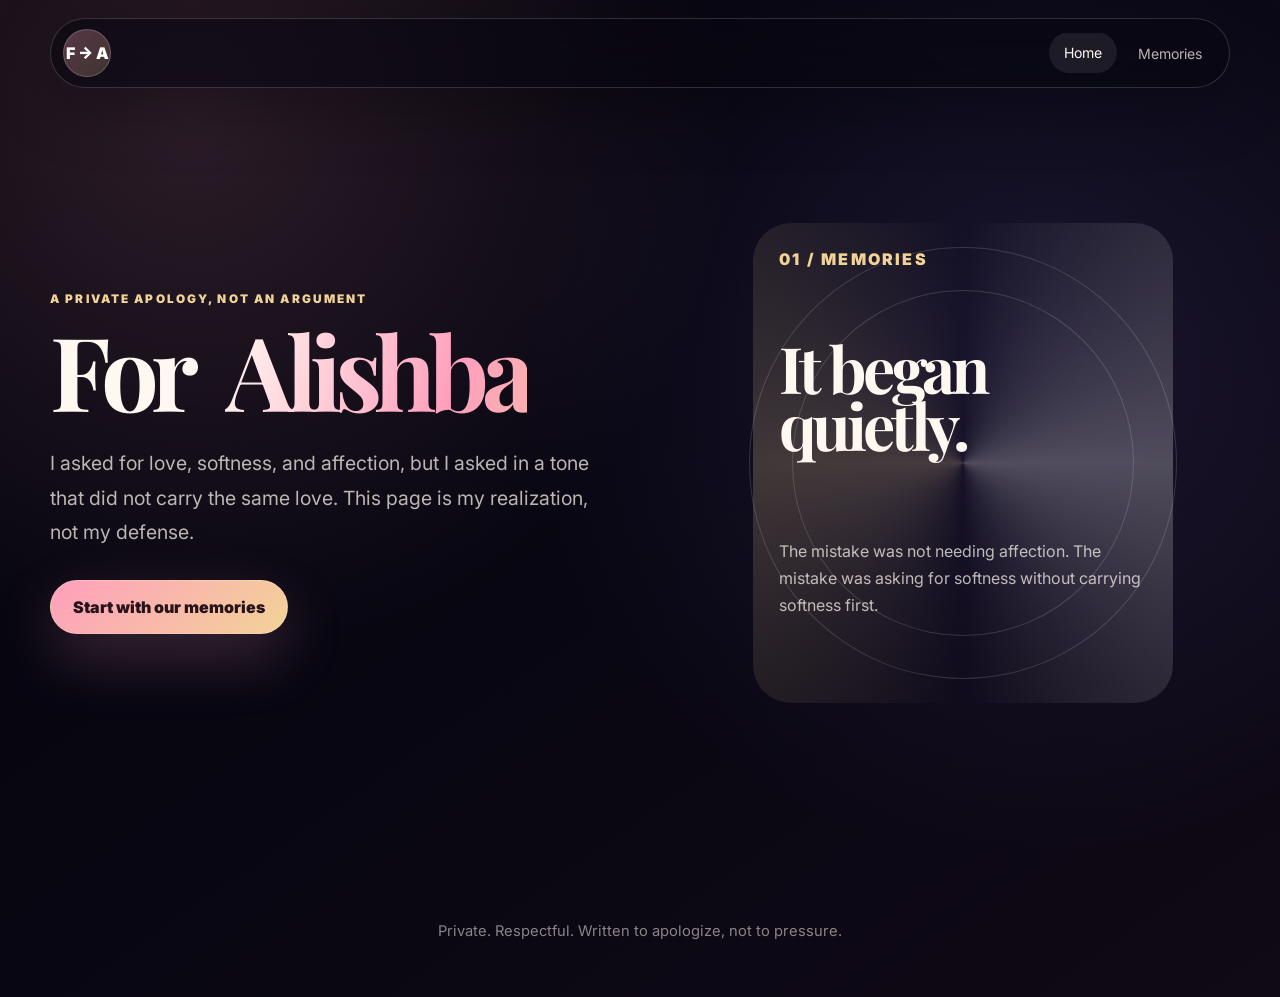
<file: index.html>
<!DOCTYPE html>
<html lang="en">
<head>
  <meta charset="UTF-8" />
  <meta name="viewport" content="width=device-width, initial-scale=1.0" />
  <meta name="theme-color" content="#070611" />
  <title>For Alishba : Heartfelt Apology</title>
  <link rel="stylesheet" href="css/base.css" />
  <link rel="stylesheet" href="css/background.css" />
  <link rel="stylesheet" href="css/layout.css" />
  <link rel="stylesheet" href="css/components.css" />
  <link rel="stylesheet" href="css/animations.css" />
  <link rel="stylesheet" href="css/responsive.css" />
</head>
<body>
  <canvas id="motionCanvas" aria-hidden="true"></canvas>
  <div class="ambient" aria-hidden="true">
    <span class="orb orb-one"></span>
    <span class="orb orb-two"></span>
    <span class="orb orb-three"></span>
    <span class="aurora aurora-one"></span>
    <span class="aurora aurora-two"></span>
    <span class="noise"></span>
    <span class="moving-grid"></span>
  </div>
  <div class="cursor-glow" id="cursorGlow" aria-hidden="true"></div>
  <div class="preloader" id="preloader">
    <div class="preloader-ring"></div>
    <p>Loading something softer</p>
  </div>


<header class="site-header">
  <a class="logo magnetic" href="index.html">F → A</a>
  <nav class="site-nav" aria-label="Main navigation">
  <a href="index.html">Home</a>
  <a href="memories.html">Memories</a>
</nav>
</header>


<main>
  <section class="page hero-page">
    <div class="hero-grid">
      <div class="hero-copy-block reveal">
        <p class="eyebrow">A private apology, not an argument</p>

        <h1 class="hero-title fixed-title" aria-label="For Alishba">
          <span>For</span>
          <span class="gradient-word">Alishba</span>
        </h1>

        <p class="hero-copy">
          I asked for love, softness, and affection, but I asked in a tone that did not carry the same love.
          This page is my realization, not my defense.
        </p>

        <div class="hero-actions">
        <a class="btn btn-primary magnetic" href="memories.html">Start with our memories</a>
      </div>
      </div>

      <div class="hero-visual reveal">
        <div class="orbit orbit-one"></div>
        <div class="orbit orbit-two"></div>

        <article class="glass-card tilt-card">
          <span class="card-number">01 / MEMORIES</span>
          <h2>It began quietly.</h2>
          <p>
            The mistake was not needing affection. The mistake was asking for softness without carrying softness first.
          </p>
        </article>
      </div>
    </div>
  </section>
</main>


<footer class="site-footer">
  <p>Private. Respectful. Written to apologize, not to pressure.</p>
</footer>


  <script src="js/background.js"></script>
  <script src="js/animations.js"></script>
  <script src="js/interactions.js"></script>
  <script src="js/main.js"></script>
</body>
</html>
</file>
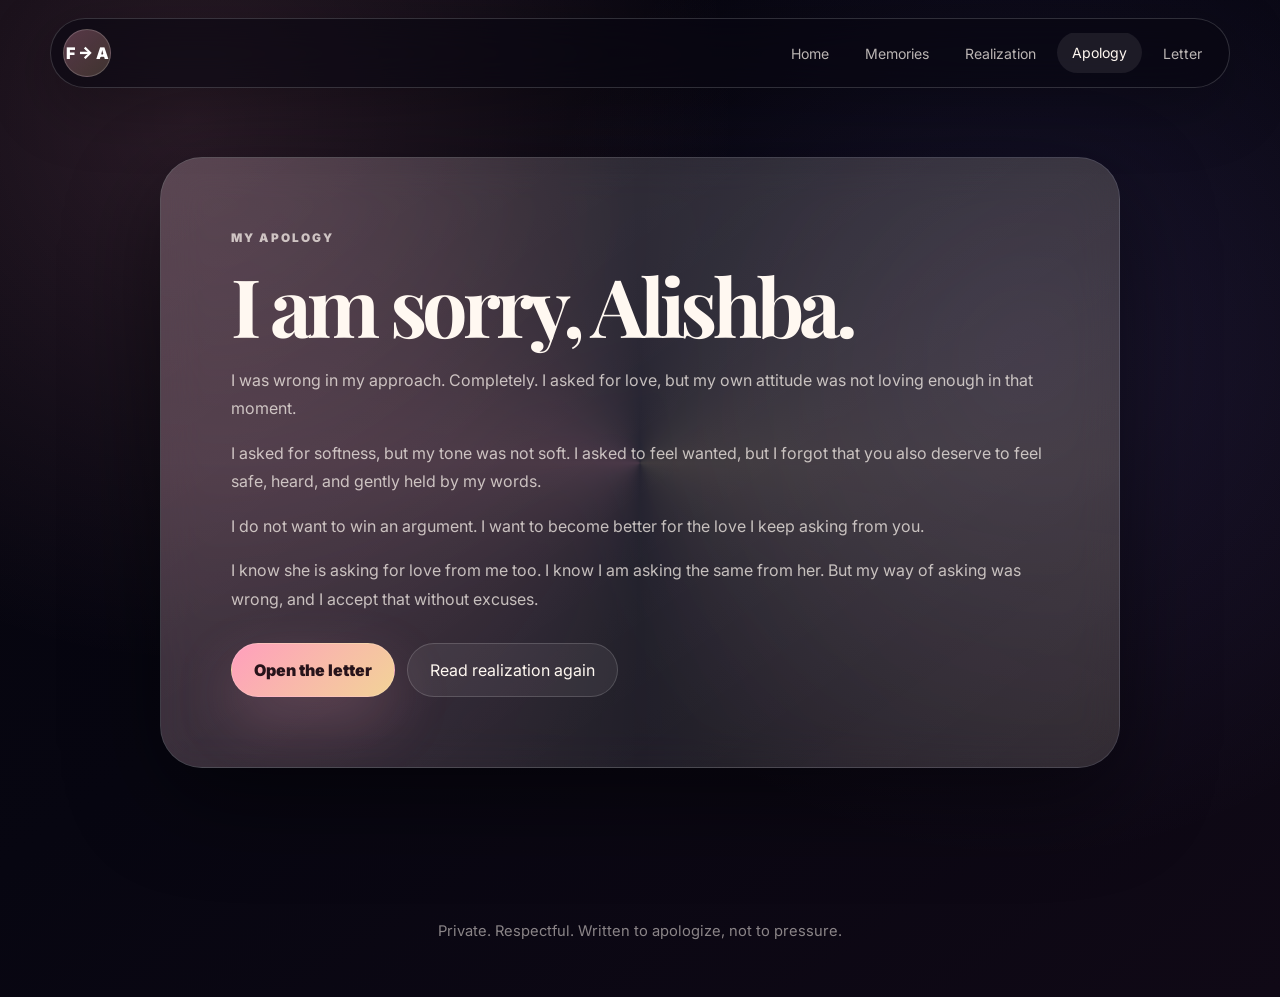
<file: apology.html>
<!DOCTYPE html>
<html lang="en">
<head>
  <meta charset="UTF-8" />
  <meta name="viewport" content="width=device-width, initial-scale=1.0" />
  <meta name="theme-color" content="#070611" />
  <title>For Alishba : Apology</title>
  <link rel="stylesheet" href="css/base.css" />
  <link rel="stylesheet" href="css/background.css" />
  <link rel="stylesheet" href="css/layout.css" />
  <link rel="stylesheet" href="css/components.css" />
  <link rel="stylesheet" href="css/animations.css" />
  <link rel="stylesheet" href="css/responsive.css" />
</head>
<body>
  <canvas id="motionCanvas" aria-hidden="true"></canvas>
  <div class="ambient" aria-hidden="true">
    <span class="orb orb-one"></span>
    <span class="orb orb-two"></span>
    <span class="orb orb-three"></span>
    <span class="aurora aurora-one"></span>
    <span class="aurora aurora-two"></span>
    <span class="noise"></span>
    <span class="moving-grid"></span>
  </div>
  <div class="cursor-glow" id="cursorGlow" aria-hidden="true"></div>
  <div class="preloader" id="preloader">
    <div class="preloader-ring"></div>
    <p>Loading something softer</p>
  </div>


<header class="site-header">
  <a class="logo magnetic" href="index.html">F → A</a>
  <nav class="site-nav" aria-label="Main navigation">
    <a href="index.html">Home</a>
    <a href="memories.html">Memories</a>
    <a href="realization.html">Realization</a>
    <a href="apology.html">Apology</a>
    <a href="letter.html">Letter</a>
  </nav>
</header>


<main>
  <section class="page center-page">
    <article class="apology-card glass reveal">
      <p class="eyebrow">My apology</p>
      <h1 class="page-title">I am sorry, Alishba.</h1>

      <p>
        I was wrong in my approach. Completely. I asked for love, but my own attitude
        was not loving enough in that moment.
      </p>

      <p>
        I asked for softness, but my tone was not soft. I asked to feel wanted,
        but I forgot that you also deserve to feel safe, heard, and gently held by my words.
      </p>

      <p>
        I do not want to win an argument. I want to become better for the love I keep asking from you.
      </p>

      <p>
        I know she is asking for love from me too. I know I am asking the same from her.
        But my way of asking was wrong, and I accept that without excuses.
      </p>

      <div class="next-actions">
        <a class="btn btn-primary magnetic" href="letter.html">Open the letter</a>
        <a class="btn btn-ghost magnetic" href="realization.html">Read realization again</a>
      </div>
    </article>
  </section>
</main>


<footer class="site-footer">
  <p>Private. Respectful. Written to apologize, not to pressure.</p>
</footer>


  <script src="js/background.js"></script>
  <script src="js/animations.js"></script>
  <script src="js/interactions.js"></script>
  <script src="js/main.js"></script>
</body>
</html>
</file>
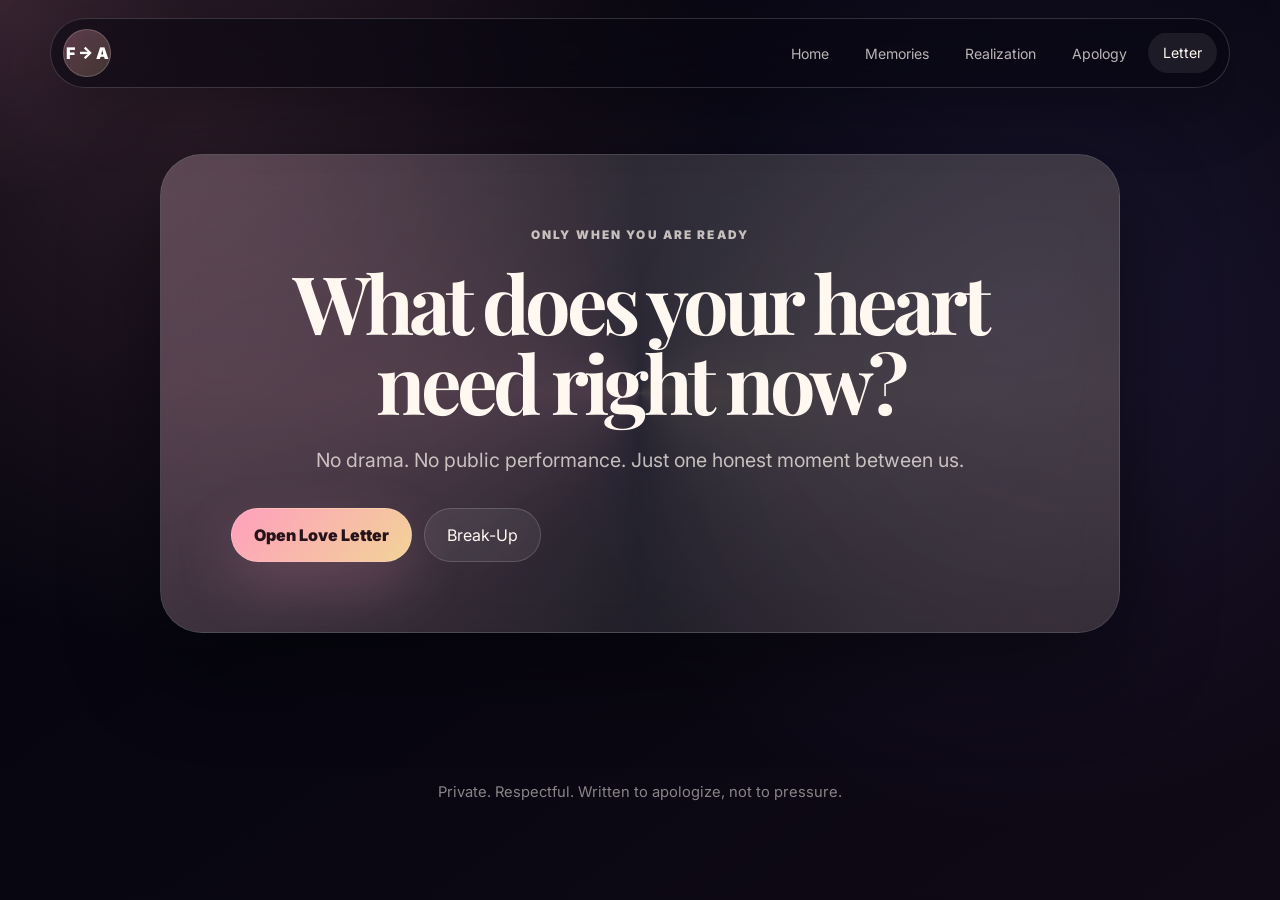
<file: letter.html>
<!DOCTYPE html>
<html lang="en">
<head>
  <meta charset="UTF-8" />
  <meta name="viewport" content="width=device-width, initial-scale=1.0" />
  <meta name="theme-color" content="#070611" />
  <title>For Alishba : Letter</title>
  <link rel="stylesheet" href="css/base.css" />
  <link rel="stylesheet" href="css/background.css" />
  <link rel="stylesheet" href="css/layout.css" />
  <link rel="stylesheet" href="css/components.css" />
  <link rel="stylesheet" href="css/animations.css" />
  <link rel="stylesheet" href="css/responsive.css" />
</head>
<body>
  <canvas id="motionCanvas" aria-hidden="true"></canvas>
  <div class="ambient" aria-hidden="true">
    <span class="orb orb-one"></span>
    <span class="orb orb-two"></span>
    <span class="orb orb-three"></span>
    <span class="aurora aurora-one"></span>
    <span class="aurora aurora-two"></span>
    <span class="noise"></span>
    <span class="moving-grid"></span>
  </div>
  <div class="cursor-glow" id="cursorGlow" aria-hidden="true"></div>
  <div class="preloader" id="preloader">
    <div class="preloader-ring"></div>
    <p>Loading something softer</p>
  </div>


<header class="site-header">
  <a class="logo magnetic" href="index.html">F → A</a>
  <nav class="site-nav" aria-label="Main navigation">
    <a href="index.html">Home</a>
    <a href="memories.html">Memories</a>
    <a href="realization.html">Realization</a>
    <a href="apology.html">Apology</a>
    <a href="letter.html">Letter</a>
  </nav>
</header>


<main>
  <section class="page inner-page">
    <div class="choice-card glass reveal">
      <p class="eyebrow">Only when you are ready</p>
      <h1 class="page-title">What does your heart need right now?</h1>
      <p class="page-copy">
        No drama. No public performance. Just one honest moment between us.
      </p>

      <div class="choice-actions">
        <button class="btn btn-primary magnetic" id="stayButton">Open Love Letter</button>
        <button class="btn btn-ghost magnetic" id="spaceButton">Break-Up</button>
      </div>

      <div class="choice-response" id="spaceResponse">
        Invalid Option! you can never choose this option in your 
        entire life, you have to stay with me forever any how.
      </div>
    </div>

    <div class="letter-stage" id="letterStage">
      <div class="envelope-wrap" id="envelopeWrap">
        <button class="envelope" id="envelopeButton" aria-label="Open the ribbon letter">
          <span class="envelope-base"></span>
          <span class="envelope-flap"></span>
          <span class="ribbon-lock"></span>
        </button>
        <p>Open the ribbon</p>
      </div>

      <article class="paper-letter" id="paperLetter">
        <div class="paper-cap top"></div>
        <div class="paper-body">
          <h2>My Alishba</h2>

          <p>
            You have a softness that stays in my heart even when the day becomes heavy.
            From the first quiet memory of a corridor to the conversations that became part of my routine,
            you became more than a feeling. You became a prayer I carry with care.
          </p>

          <p>
            I admire your innocence, your moods, your shyness, your little reactions,
            and even the stubbornness that somehow still feels precious when it belongs to you.
            You turn simple things into memories, a word, a reply, a small joke, a quiet moment,
            a photograph, a prayer.
          </p>

          <p>
            I am not asking you to forget what hurt you. I am asking for the chance to become gentler,
            wiser, and more deserving of the love I ask from you. If I ask for affection,
            I must give affection first. If I ask for softness, I must speak with softness first.
          </p>

          <p>
            You are precious to me in a way I should protect with patience, not damage with anger.
            I choose you with respect, with care, and with the sincere dua that Allah keeps our hearts
            clean, loyal, and close.
          </p>

          <p class="paper-signature">- Your Faisal</p>
        </div>
        <div class="paper-cap bottom"></div>
      </article>
    </div>
  </section>
</main>


<footer class="site-footer">
  <p>Private. Respectful. Written to apologize, not to pressure.</p>
</footer>


  <script src="js/background.js"></script>
  <script src="js/animations.js"></script>
  <script src="js/interactions.js"></script>
  <script src="js/main.js"></script>
</body>
</html>
</file>
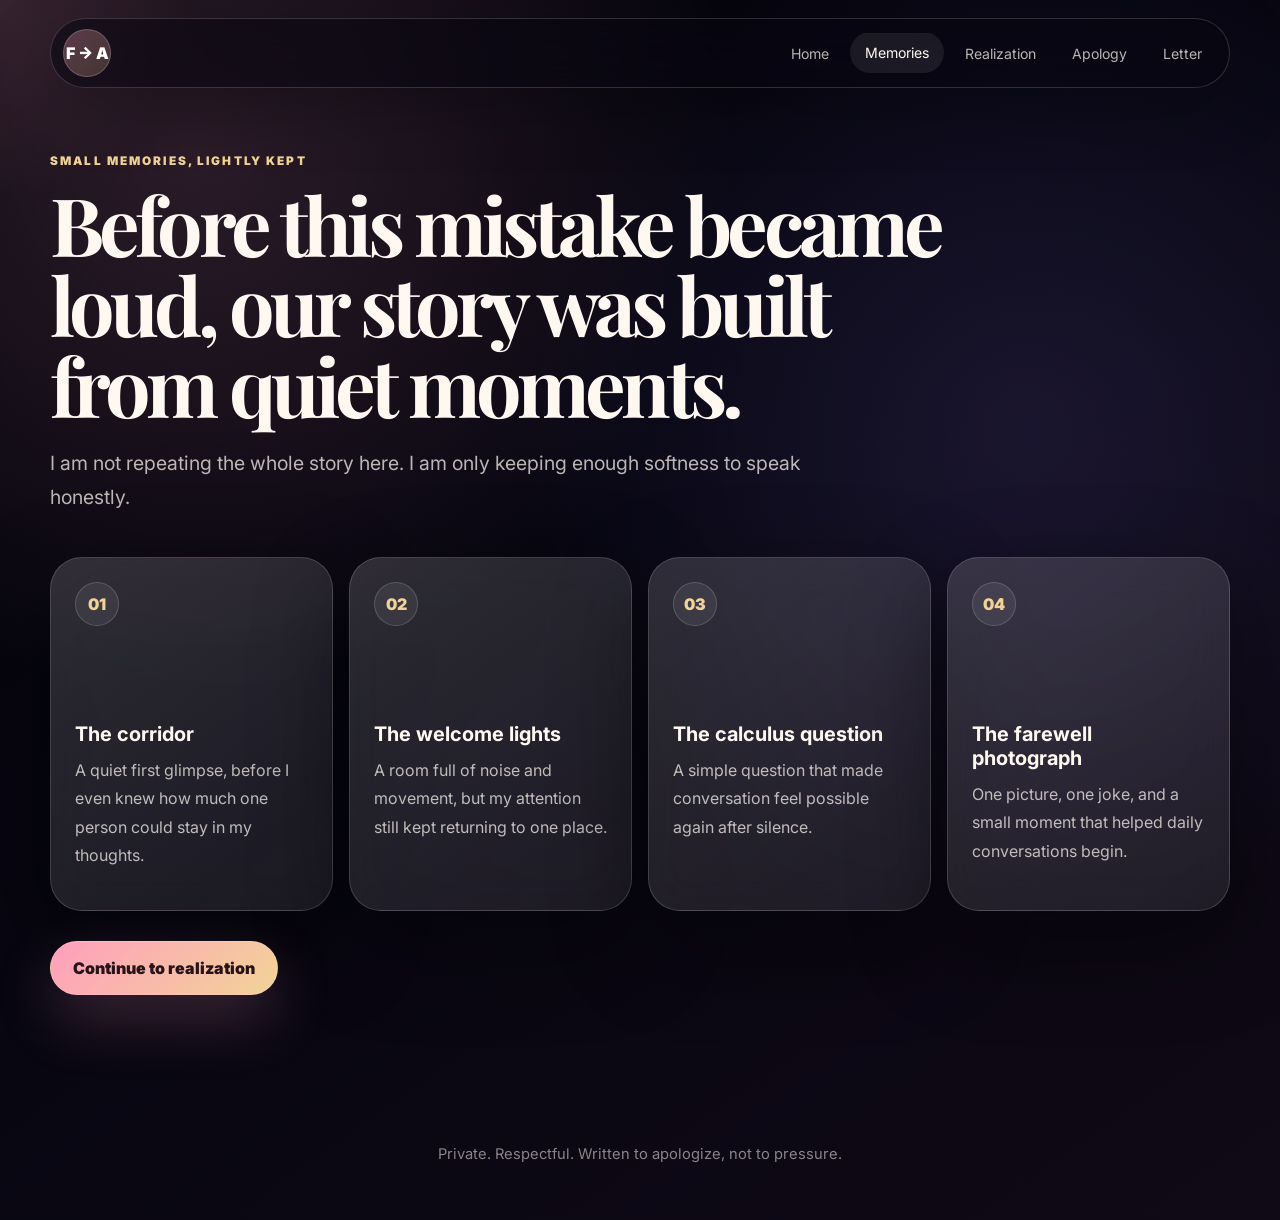
<file: memories.html>
<!DOCTYPE html>
<html lang="en">
<head>
  <meta charset="UTF-8" />
  <meta name="viewport" content="width=device-width, initial-scale=1.0" />
  <meta name="theme-color" content="#070611" />
  <title>For Alishba : Memories</title>
  <link rel="stylesheet" href="css/base.css" />
  <link rel="stylesheet" href="css/background.css" />
  <link rel="stylesheet" href="css/layout.css" />
  <link rel="stylesheet" href="css/components.css" />
  <link rel="stylesheet" href="css/animations.css" />
  <link rel="stylesheet" href="css/responsive.css" />
</head>
<body>
  <canvas id="motionCanvas" aria-hidden="true"></canvas>
  <div class="ambient" aria-hidden="true">
    <span class="orb orb-one"></span>
    <span class="orb orb-two"></span>
    <span class="orb orb-three"></span>
    <span class="aurora aurora-one"></span>
    <span class="aurora aurora-two"></span>
    <span class="noise"></span>
    <span class="moving-grid"></span>
  </div>
  <div class="cursor-glow" id="cursorGlow" aria-hidden="true"></div>
  <div class="preloader" id="preloader">
    <div class="preloader-ring"></div>
    <p>Loading something softer</p>
  </div>


<header class="site-header">
  <a class="logo magnetic" href="index.html">F → A</a>
  <nav class="site-nav" aria-label="Main navigation">
    <a href="index.html">Home</a>
    <a href="memories.html">Memories</a>
    <a href="realization.html">Realization</a>
    <a href="apology.html">Apology</a>
    <a href="letter.html">Letter</a>
  </nav>
</header>


<main>
  <section class="page inner-page">
    <div class="page-head reveal">
      <p class="eyebrow">Small memories, lightly kept</p>
      <h1 class="page-title">Before this mistake became loud, our story was built from quiet moments.</h1>
      <p class="page-copy">
        I am not repeating the whole story here. I am only keeping enough softness to speak honestly.
      </p>
    </div>

    <div class="memory-grid">
      <article class="memory-card glass tilt-card reveal">
        <span>01</span>
        <h2>The corridor</h2>
        <p>A quiet first glimpse, before I even knew how much one person could stay in my thoughts.</p>
      </article>

      <article class="memory-card glass tilt-card reveal">
        <span>02</span>
        <h2>The welcome lights</h2>
        <p>A room full of noise and movement, but my attention still kept returning to one place.</p>
      </article>

      <article class="memory-card glass tilt-card reveal">
        <span>03</span>
        <h2>The calculus question</h2>
        <p>A simple question that made conversation feel possible again after silence.</p>
      </article>

      <article class="memory-card glass tilt-card reveal">
        <span>04</span>
        <h2>The farewell photograph</h2>
        <p>One picture, one joke, and a small moment that helped daily conversations begin.</p>
      </article>
    </div>

    <div class="next-actions reveal">
      <a class="btn btn-primary magnetic" href="realization.html">Continue to realization</a>
    </div>
  </section>
</main>


<footer class="site-footer">
  <p>Private. Respectful. Written to apologize, not to pressure.</p>
</footer>


  <script src="js/background.js"></script>
  <script src="js/animations.js"></script>
  <script src="js/interactions.js"></script>
  <script src="js/main.js"></script>
</body>
</html>
</file>
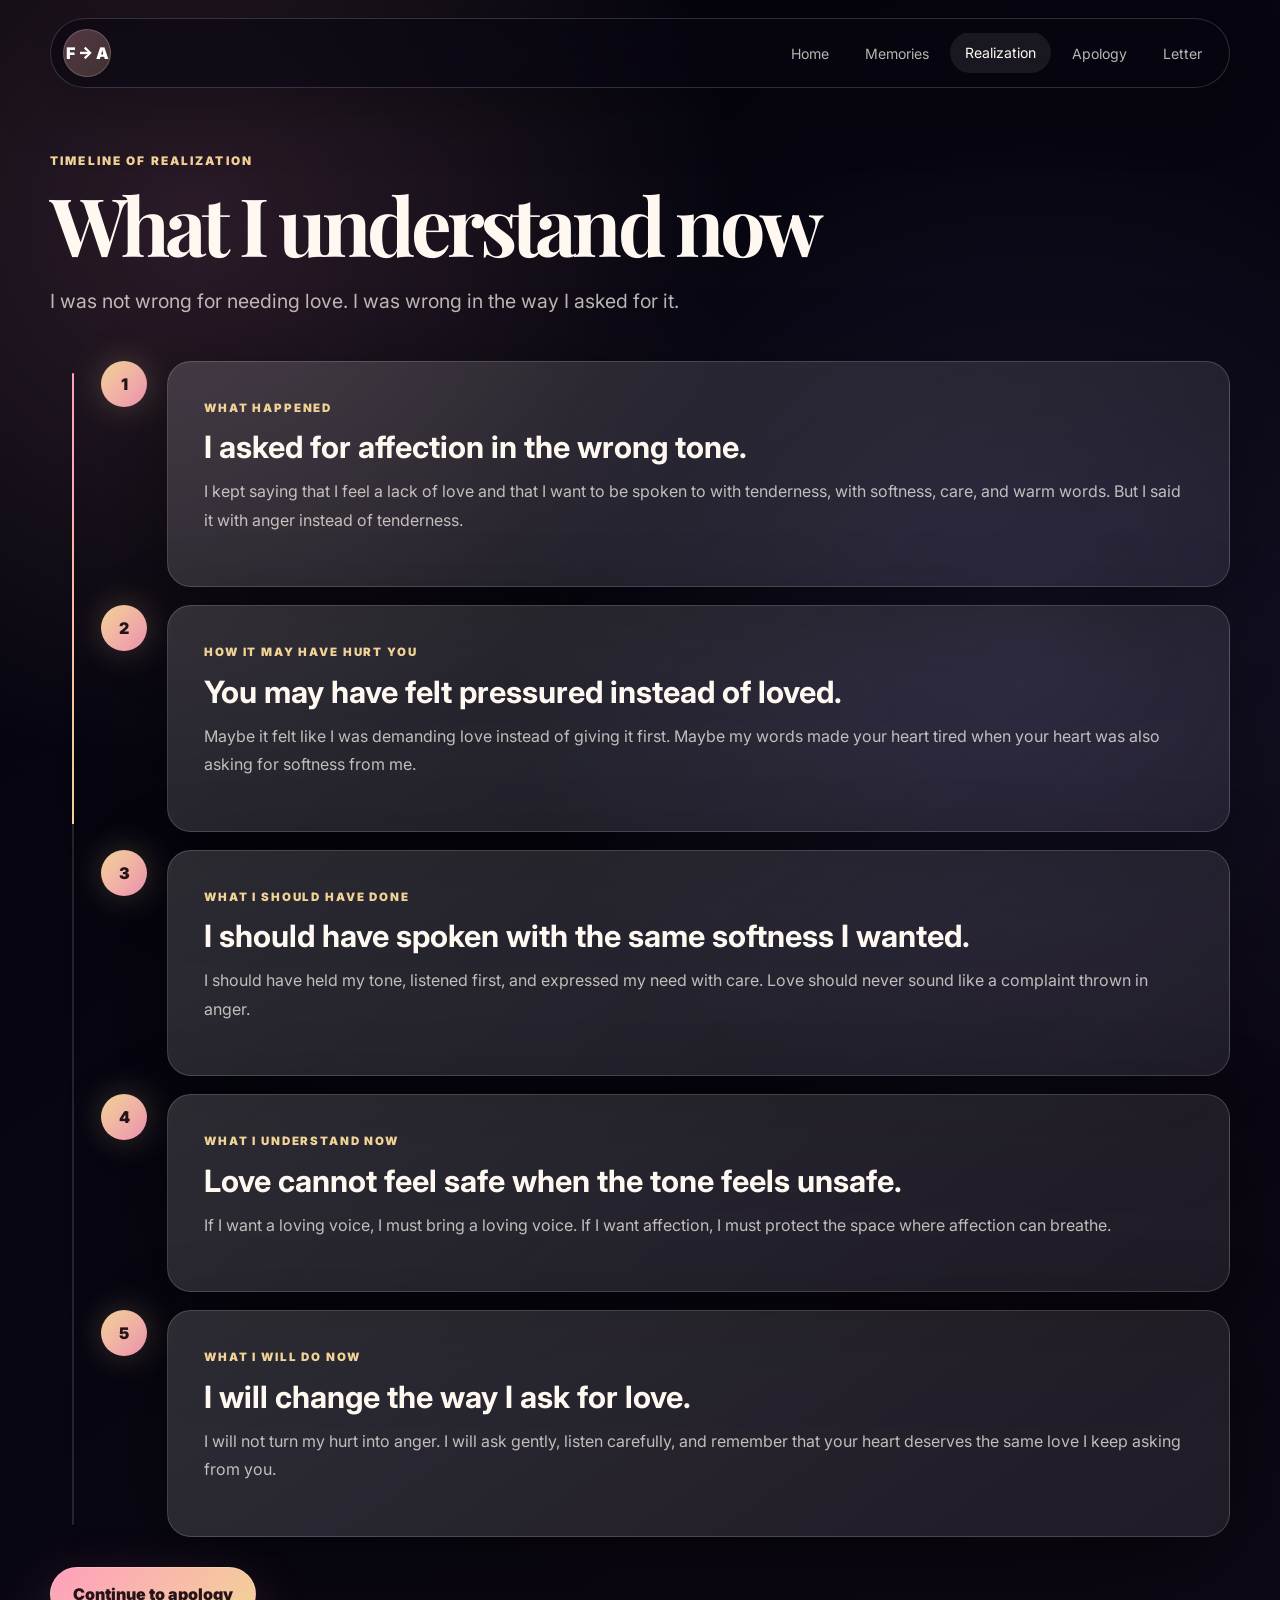
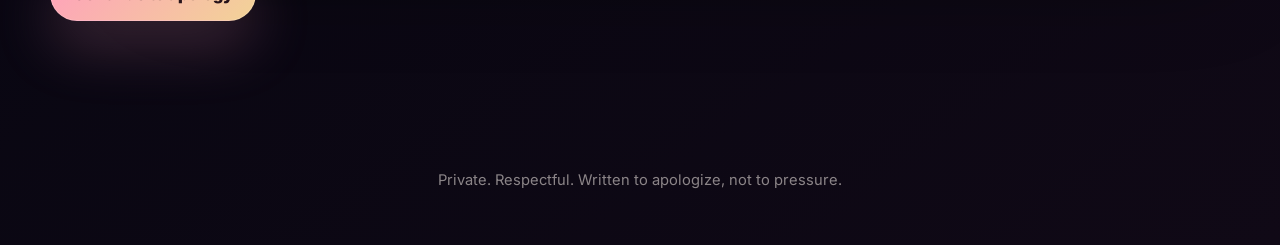
<file: realization.html>
<!DOCTYPE html>
<html lang="en">
<head>
  <meta charset="UTF-8" />
  <meta name="viewport" content="width=device-width, initial-scale=1.0" />
  <meta name="theme-color" content="#070611" />
  <title>For Alishba : Realization</title>
  <link rel="stylesheet" href="css/base.css" />
  <link rel="stylesheet" href="css/background.css" />
  <link rel="stylesheet" href="css/layout.css" />
  <link rel="stylesheet" href="css/components.css" />
  <link rel="stylesheet" href="css/animations.css" />
  <link rel="stylesheet" href="css/responsive.css" />
</head>
<body>
  <canvas id="motionCanvas" aria-hidden="true"></canvas>
  <div class="ambient" aria-hidden="true">
    <span class="orb orb-one"></span>
    <span class="orb orb-two"></span>
    <span class="orb orb-three"></span>
    <span class="aurora aurora-one"></span>
    <span class="aurora aurora-two"></span>
    <span class="noise"></span>
    <span class="moving-grid"></span>
  </div>
  <div class="cursor-glow" id="cursorGlow" aria-hidden="true"></div>
  <div class="preloader" id="preloader">
    <div class="preloader-ring"></div>
    <p>Loading something softer</p>
  </div>


<header class="site-header">
  <a class="logo magnetic" href="index.html">F → A</a>
  <nav class="site-nav" aria-label="Main navigation">
    <a href="index.html">Home</a>
    <a href="memories.html">Memories</a>
    <a href="realization.html">Realization</a>
    <a href="apology.html">Apology</a>
    <a href="letter.html">Letter</a>
  </nav>
</header>


<main>
  <section class="page inner-page">
    <div class="page-head reveal">
      <p class="eyebrow">Timeline of realization</p>
      <h1 class="page-title">What I understand now</h1>
      <p class="page-copy">I was not wrong for needing love. I was wrong in the way I asked for it.</p>
    </div>

    <div class="timeline">
      <div class="timeline-line"><span id="timelineProgress"></span></div>

      <article class="timeline-item reveal">
        <div class="timeline-dot">1</div>
        <div class="timeline-card glass">
          <p class="timeline-label">What happened</p>
          <h2>I asked for affection in the wrong tone.</h2>
          <p>
            I kept saying that I feel a lack of love and that I want to be spoken to with tenderness,
            with softness, care, and warm words. But I said it with anger instead of tenderness.
          </p>
        </div>
      </article>

      <article class="timeline-item reveal">
        <div class="timeline-dot">2</div>
        <div class="timeline-card glass">
          <p class="timeline-label">How it may have hurt you</p>
          <h2>You may have felt pressured instead of loved.</h2>
          <p>
            Maybe it felt like I was demanding love instead of giving it first.
            Maybe my words made your heart tired when your heart was also asking for softness from me.
          </p>
        </div>
      </article>

      <article class="timeline-item reveal">
        <div class="timeline-dot">3</div>
        <div class="timeline-card glass">
          <p class="timeline-label">What I should have done</p>
          <h2>I should have spoken with the same softness I wanted.</h2>
          <p>
            I should have held my tone, listened first, and expressed my need with care.
            Love should never sound like a complaint thrown in anger.
          </p>
        </div>
      </article>

      <article class="timeline-item reveal">
        <div class="timeline-dot">4</div>
        <div class="timeline-card glass">
          <p class="timeline-label">What I understand now</p>
          <h2>Love cannot feel safe when the tone feels unsafe.</h2>
          <p>
            If I want a loving voice, I must bring a loving voice.
            If I want affection, I must protect the space where affection can breathe.
          </p>
        </div>
      </article>

      <article class="timeline-item reveal">
        <div class="timeline-dot">5</div>
        <div class="timeline-card glass">
          <p class="timeline-label">What I will do now</p>
          <h2>I will change the way I ask for love.</h2>
          <p>
            I will not turn my hurt into anger. I will ask gently, listen carefully,
            and remember that your heart deserves the same love I keep asking from you.
          </p>
        </div>
      </article>
    </div>

    <div class="next-actions reveal">
      <a class="btn btn-primary magnetic" href="apology.html">Continue to apology</a>
    </div>
  </section>
</main>


<footer class="site-footer">
  <p>Private. Respectful. Written to apologize, not to pressure.</p>
</footer>


  <script src="js/background.js"></script>
  <script src="js/animations.js"></script>
  <script src="js/interactions.js"></script>
  <script src="js/main.js"></script>
</body>
</html>
</file>
<file: css/base.css>
@import url("https://fonts.googleapis.com/css2?family=Inter:wght@400;500;600;700;800;900&family=Playfair+Display:wght@600;700;800&family=Cormorant+Garamond:wght@500;600;700&display=swap");

:root {
  --bg: #070611;
  --bg2: #100916;
  --text: #fff8f1;
  --muted: rgba(255,248,241,.72);
  --dim: rgba(255,248,241,.52);
  --line: rgba(255,255,255,.16);
  --line2: rgba(255,220,232,.42);
  --panel: rgba(255,255,255,.075);
  --panel2: rgba(255,255,255,.12);
  --rose: #ff9fbd;
  --gold: #f2d397;
  --violet: #9a82ff;
  --paper: #fff0cd;
  --ink: #44291d;
  --shadow: 0 32px 95px rgba(0,0,0,.48);
  --max: 1180px;
}

*,
*::before,
*::after { box-sizing: border-box; }

html { scroll-behavior: smooth; background: var(--bg); }

body {
  margin: 0;
  min-height: 100vh;
  color: var(--text);
  background:
    radial-gradient(circle at 15% 12%, rgba(255,159,189,.15), transparent 34rem),
    radial-gradient(circle at 80% 35%, rgba(154,130,255,.12), transparent 32rem),
    linear-gradient(145deg, #05040c, var(--bg) 46%, var(--bg2));
  font-family: "Inter", system-ui, -apple-system, BlinkMacSystemFont, "Segoe UI", sans-serif;
  overflow-x: hidden;
}

body.loaded .preloader {
  opacity: 0;
  pointer-events: none;
  transform: scale(1.02);
}

a { color: inherit; text-decoration: none; }
button { font: inherit; }
p, h1, h2, h3 { margin-top: 0; }

::selection {
  background: rgba(255,159,189,.35);
  color: #fff;
}

.preloader {
  position: fixed;
  inset: 0;
  z-index: 999;
  display: grid;
  place-items: center;
  align-content: center;
  gap: 18px;
  background: #070611;
  transition: opacity .7s ease, transform .7s ease;
}

.preloader-ring {
  width: 68px;
  height: 68px;
  border-radius: 50%;
  border: 1px solid rgba(255,255,255,.16);
  border-top-color: var(--rose);
  border-right-color: var(--gold);
  animation: spin 1.1s linear infinite;
}

.preloader p {
  color: var(--muted);
  letter-spacing: .14em;
  text-transform: uppercase;
  font-size: .72rem;
}

.glass {
  border: 1px solid var(--line);
  background:
    linear-gradient(145deg, rgba(255,255,255,.12), rgba(255,255,255,.045)),
    rgba(255,255,255,.035);
  backdrop-filter: blur(22px);
  box-shadow: var(--shadow);
}

.eyebrow {
  color: var(--gold);
  font-weight: 900;
  font-size: .74rem;
  letter-spacing: .18em;
  text-transform: uppercase;
  margin-bottom: 16px;
}
</file>
<file: css/background.css>
#motionCanvas {
  position: fixed;
  inset: 0;
  z-index: -5;
  width: 100%;
  height: 100%;
}

.ambient {
  position: fixed;
  inset: 0;
  z-index: -4;
  pointer-events: none;
  overflow: hidden;
}

.orb {
  position: absolute;
  width: 38rem;
  height: 38rem;
  border-radius: 999px;
  filter: blur(58px);
  opacity: .26;
  animation: orb-drift 20s ease-in-out infinite alternate;
}

.orb-one { top: -12rem; left: -11rem; background: #ff8db1; }
.orb-two { top: 22rem; right: -14rem; background: #9a82ff; animation-delay: -8s; }
.orb-three { bottom: -18rem; left: 32%; background: #f2d397; animation-delay: -14s; }

.aurora {
  position: absolute;
  width: 70vw;
  height: 16rem;
  border-radius: 999px;
  filter: blur(20px);
  opacity: .18;
  background: linear-gradient(90deg, transparent, rgba(255,159,189,.8), transparent);
  transform: rotate(-12deg);
  animation: aurora-float 14s ease-in-out infinite alternate;
}

.aurora-one { top: 14%; left: -24%; }
.aurora-two {
  right: -25%;
  bottom: 10%;
  background: linear-gradient(90deg, transparent, rgba(242,211,151,.75), transparent);
  transform: rotate(16deg);
  animation-delay: -7s;
}

.noise {
  position: absolute;
  inset: -50%;
  opacity: .15;
  background-image:
    radial-gradient(circle, rgba(255,255,255,.08) 0 1px, transparent 1px),
    radial-gradient(circle, rgba(255,255,255,.045) 0 1px, transparent 1px);
  background-size: 22px 22px, 38px 38px;
  animation: noise-move .6s steps(2) infinite;
}

.moving-grid {
  position: absolute;
  inset: 0;
  opacity: .13;
  background:
    linear-gradient(rgba(255,255,255,.045) 1px, transparent 1px),
    linear-gradient(90deg, rgba(255,255,255,.045) 1px, transparent 1px);
  background-size: 58px 58px;
  mask-image: radial-gradient(circle at 50% 40%, black, transparent 72%);
  animation: grid-slide 14s linear infinite;
}

.cursor-glow {
  position: fixed;
  z-index: 20;
  width: 28rem;
  height: 28rem;
  border-radius: 50%;
  pointer-events: none;
  transform: translate(-50%, -50%);
  background: radial-gradient(circle, rgba(255,159,189,.12), transparent 62%);
  opacity: 0;
  transition: opacity .3s ease;
  mix-blend-mode: screen;
}

body:hover .cursor-glow { opacity: 1; }
</file>
<file: css/layout.css>
.site-header {
  position: fixed;
  top: 18px;
  left: 50%;
  z-index: 80;
  width: min(var(--max), calc(100% - 32px));
  transform: translateX(-50%);
  display: flex;
  justify-content: space-between;
  align-items: center;
  gap: 14px;
  padding: 10px 12px;
  border: 1px solid var(--line);
  border-radius: 999px;
  background: rgba(7,6,17,.58);
  backdrop-filter: blur(22px);
  box-shadow: 0 18px 65px rgba(0,0,0,.28);
}

.logo {
  display: inline-grid;
  place-items: center;
  width: 48px;
  height: 48px;
  border-radius: 50%;
  background: linear-gradient(135deg, rgba(255,159,189,.30), rgba(242,211,151,.20));
  border: 1px solid rgba(255,255,255,.18);
  color: #fff;
  font-weight: 900;
  flex: 0 0 auto;
}

.site-nav {
  display: flex;
  gap: 6px;
  overflow-x: auto;
  scrollbar-width: none;
}

.site-nav::-webkit-scrollbar { display: none; }

.site-nav a {
  color: var(--muted);
  padding: 12px 15px;
  border-radius: 999px;
  font-size: .88rem;
  transition: background .22s ease, color .22s ease, transform .22s ease;
  white-space: nowrap;
}

.site-nav a:hover,
.site-nav a.active {
  background: rgba(255,255,255,.08);
  color: var(--text);
  transform: translateY(-1px);
}

.page {
  width: min(var(--max), calc(100% - 32px));
  margin: 0 auto;
  padding: clamp(120px, 12vw, 175px) 0 clamp(80px, 10vw, 130px);
}

.hero-page {
  min-height: 100svh;
  display: grid;
  align-items: center;
}

.hero-grid {
  display: grid;
  grid-template-columns: minmax(0, 1.02fr) minmax(340px, .98fr);
  gap: clamp(34px, 7vw, 90px);
  align-items: center;
}

.hero-copy-block { min-width: 0; }

/* FIX: full “For Alishba” remains visible on desktop and mobile */
.hero-title.fixed-title {
  font-family: "Playfair Display", Georgia, serif;
  font-size: clamp(4.2rem, 8vw, 8.8rem);
  line-height: .94;
  letter-spacing: -0.072em;
  margin: 0 0 28px;
  max-width: 100%;
  white-space: normal;
  overflow: visible;
}

.hero-title.fixed-title span {
  display: inline-block;
  margin-right: .16em;
}

.gradient-word {
  color: transparent;
  background: linear-gradient(110deg, #fff8f1, var(--rose), var(--gold), #fff8f1);
  background-size: 240% 100%;
  -webkit-background-clip: text;
  background-clip: text;
  animation: text-shimmer 5.5s ease-in-out infinite;
}

.hero-copy,
.page-copy {
  color: var(--muted);
  line-height: 1.78;
  font-size: clamp(1.03rem, 1.8vw, 1.22rem);
  max-width: 760px;
}

.hero-actions,
.next-actions,
.choice-actions {
  display: flex;
  flex-wrap: wrap;
  gap: 12px;
  margin-top: 30px;
}

.hero-visual {
  position: relative;
  min-height: 540px;
  display: grid;
  place-items: center;
}

.orbit {
  position: absolute;
  border-radius: 50%;
  border: 1px solid rgba(255,255,255,.15);
  animation: orbit-breathe 5.5s ease-in-out infinite;
}

.orbit-one { inset: 10%; }
.orbit-two { inset: 18%; animation-delay: -2s; }

.glass-card {
  position: relative;
  width: min(420px, 92vw);
  min-height: 480px;
  border-radius: 38px;
  padding: 26px;
  overflow: hidden;
  transform-style: preserve-3d;
}

.glass-card::before {
  content: "";
  position: absolute;
  inset: -45%;
  background: conic-gradient(from 0deg, transparent, rgba(255,255,255,.25), transparent, rgba(242,211,151,.22), transparent);
  animation: rotate-slow 9s linear infinite;
}

.glass-card > * {
  position: relative;
  z-index: 2;
}

.card-number {
  display: block;
  color: var(--gold);
  font-weight: 900;
  letter-spacing: .14em;
  margin-bottom: 70px;
}

.glass-card h2 {
  font-family: "Playfair Display", Georgia, serif;
  font-size: clamp(2.7rem, 5vw, 4.35rem);
  line-height: .9;
  letter-spacing: -.06em;
  margin-bottom: 84px;
  animation: word-float 4s ease-in-out infinite;
}

.glass-card p {
  color: var(--muted);
  line-height: 1.7;
}

.inner-page .page-head {
  max-width: 940px;
  margin-bottom: 42px;
}

.center-page {
  min-height: 100svh;
  display: grid;
  place-items: center;
}

.page-title {
  font-family: "Playfair Display", Georgia, serif;
  font-size: clamp(2.7rem, 6.3vw, 5.8rem);
  line-height: 1;
  letter-spacing: -.06em;
  margin-bottom: 20px;
  text-wrap: balance;
}

.site-footer {
  width: min(var(--max), calc(100% - 32px));
  margin: 0 auto;
  padding: 22px 0 42px;
  color: var(--dim);
  text-align: center;
  font-size: .92rem;
}
</file>
<file: css/components.css>
.btn {
  position: relative;
  display: inline-flex;
  align-items: center;
  justify-content: center;
  min-height: 54px;
  padding: 0 22px;
  border-radius: 999px;
  border: 1px solid var(--line);
  cursor: pointer;
  overflow: hidden;
  transition: transform .25s ease, border-color .25s ease, background .25s ease;
}

.btn::after {
  content: "";
  position: absolute;
  inset: 0;
  transform: translateX(-120%);
  background: linear-gradient(90deg, transparent, rgba(255,255,255,.18), transparent);
  transition: transform .55s ease;
}

.btn:hover::after { transform: translateX(120%); }
.btn:hover { transform: translateY(-3px); border-color: var(--line2); }

.btn-primary {
  color: #27131a;
  background: linear-gradient(135deg, var(--rose), var(--gold));
  font-weight: 900;
  box-shadow: 0 24px 60px rgba(255,159,189,.22);
}

.btn-ghost {
  color: var(--text);
  background: rgba(255,255,255,.065);
}

.memory-grid {
  display: grid;
  grid-template-columns: repeat(4, 1fr);
  gap: 16px;
}

.memory-card {
  min-height: 350px;
  border-radius: 32px;
  padding: 24px;
  position: relative;
  overflow: hidden;
  transform-style: preserve-3d;
}

.memory-card::before {
  content: "";
  position: absolute;
  inset: -1px;
  border-radius: inherit;
  background: radial-gradient(circle at var(--mx, 50%) var(--my, 50%), rgba(255,255,255,.2), transparent 28%);
  opacity: 0;
  transition: opacity .24s ease;
}

.memory-card:hover::before { opacity: 1; }

.memory-card > * {
  position: relative;
  z-index: 2;
}

.memory-card span {
  display: inline-grid;
  place-items: center;
  width: 44px;
  height: 44px;
  border-radius: 50%;
  color: var(--gold);
  background: rgba(255,255,255,.07);
  border: 1px solid var(--line);
  margin-bottom: 96px;
  font-weight: 900;
}

.memory-card h2 {
  font-size: 1.25rem;
  margin-bottom: 10px;
}

.memory-card p,
.timeline-card p,
.apology-card p,
.choice-card p,
.choice-response {
  color: var(--muted);
  line-height: 1.78;
}

.timeline {
  position: relative;
  padding-left: clamp(12px, 4vw, 76px);
}

.timeline-line {
  position: absolute;
  left: 22px;
  top: 12px;
  bottom: 12px;
  width: 2px;
  background: rgba(255,255,255,.12);
  border-radius: 999px;
  overflow: hidden;
}

.timeline-line span {
  display: block;
  width: 100%;
  height: 0;
  background: linear-gradient(180deg, var(--rose), var(--gold));
  box-shadow: 0 0 28px rgba(255,159,189,.45);
  transition: height .2s linear;
}

.timeline-item {
  display: grid;
  grid-template-columns: auto 1fr;
  gap: 20px;
  margin-bottom: 18px;
  position: relative;
}

.timeline-dot {
  width: 46px;
  height: 46px;
  border-radius: 50%;
  display: grid;
  place-items: center;
  color: #28141b;
  font-weight: 900;
  background: linear-gradient(135deg, var(--gold), var(--rose));
  box-shadow: 0 0 34px rgba(242,211,151,.25);
  animation: dot-pulse 2.8s ease-in-out infinite;
}

.timeline-card {
  border-radius: 24px;
  padding: clamp(22px, 3vw, 36px);
  position: relative;
  overflow: hidden;
}

.timeline-card::after {
  content: "";
  position: absolute;
  inset: 0;
  background: linear-gradient(110deg, transparent, rgba(255,255,255,.07), transparent);
  transform: translateX(-120%);
}

.timeline-card.in-view::after { animation: scan 1.2s ease forwards; }

.timeline-label {
  color: var(--gold) !important;
  text-transform: uppercase;
  letter-spacing: .16em;
  font-size: .72rem;
  font-weight: 900;
  margin-bottom: 10px;
}

.timeline-card h2 {
  font-size: clamp(1.35rem, 2.4vw, 2.05rem);
  margin-bottom: 12px;
}

.apology-card,
.choice-card {
  width: min(960px, 100%);
  border-radius: 42px;
  padding: clamp(28px, 6vw, 70px);
  position: relative;
  overflow: hidden;
}

.apology-card::before,
.choice-card::before {
  content: "";
  position: absolute;
  inset: -30%;
  background: conic-gradient(from 180deg, transparent, rgba(255,159,189,.16), transparent, rgba(242,211,151,.12), transparent);
  animation: rotate-slow 14s linear infinite;
}

.apology-card > *,
.choice-card > * {
  position: relative;
  z-index: 2;
}

.choice-card {
  margin: 0 auto;
  text-align: center;
}

.choice-card .page-copy {
  margin-inline: auto;
}

.choice-response {
  display: none;
  max-width: 720px;
  margin: 28px auto 0;
  padding: 22px;
  border-radius: 24px;
  background: rgba(255,255,255,.07);
  border: 1px solid var(--line);
}

.choice-response.visible {
  display: block;
  animation: response-in .65s ease both;
}

.letter-stage {
  display: none;
  place-items: center;
  gap: 18px;
  min-height: 590px;
  margin-top: 38px;
  perspective: 1500px;
}

.letter-stage.visible { display: grid; }

.envelope-wrap {
  display: grid;
  place-items: center;
  gap: 14px;
  animation: float-soft 3s ease-in-out infinite;
}

.envelope-wrap p {
  color: var(--dim);
  letter-spacing: .14em;
  text-transform: uppercase;
  font-size: .72rem;
}

.envelope {
  width: min(510px, 90vw);
  height: 290px;
  border: 0;
  background: transparent;
  cursor: pointer;
  position: relative;
  filter: drop-shadow(0 38px 46px rgba(0,0,0,.42));
}

.envelope-base {
  position: absolute;
  inset: 50px 0 0;
  border-radius: 18px;
  background: linear-gradient(145deg, #fff0cd, #e7c586);
  overflow: hidden;
}

.envelope-base::before,
.envelope-base::after {
  content: "";
  position: absolute;
  inset: 0;
  background: linear-gradient(34deg, transparent 49.5%, rgba(99,57,31,.17) 50%, transparent 50.8%);
}

.envelope-base::after {
  background: linear-gradient(-34deg, transparent 49.5%, rgba(99,57,31,.17) 50%, transparent 50.8%);
}

.envelope-flap {
  position: absolute;
  top: 50px;
  left: 0;
  width: 100%;
  height: 150px;
  transform-origin: top center;
  background: linear-gradient(180deg, #ffe2af, #e4bb76);
  clip-path: polygon(0 0, 100% 0, 50% 100%);
  transition: transform .85s cubic-bezier(.2,.9,.2,1);
  z-index: 3;
}

.ribbon-lock {
  position: absolute;
  left: 50%;
  top: 148px;
  width: 94px;
  height: 94px;
  transform: translate(-50%, -50%);
  border-radius: 50%;
  background: radial-gradient(circle at 35% 25%, #ff8ba9, #78233e 67%);
  z-index: 5;
  box-shadow: 0 18px 36px rgba(91,23,45,.34);
}

.ribbon-lock::before,
.ribbon-lock::after {
  content: "";
  position: absolute;
  top: 37px;
  width: 180px;
  height: 22px;
  background: linear-gradient(180deg, #b53558, #69192f);
}

.ribbon-lock::before { right: 72px; border-radius: 999px 0 0 999px; }
.ribbon-lock::after { left: 72px; border-radius: 0 999px 999px 0; }

.envelope.open .envelope-flap { transform: rotateX(178deg); }
.envelope.open .ribbon-lock { animation: ribbon-pop .65s ease forwards; }

.paper-letter {
  width: min(820px, 94vw);
  color: var(--ink);
  transform-origin: top center;
  transform: rotateX(-88deg) scaleY(.12);
  opacity: 0;
  max-height: 0;
  overflow: hidden;
  transition:
    transform 1.1s cubic-bezier(.16,.92,.18,1),
    max-height 1.25s cubic-bezier(.16,.92,.18,1),
    opacity .7s ease;
  filter: drop-shadow(0 46px 56px rgba(0,0,0,.42));
}

.paper-letter.open {
  transform: rotateX(0) scaleY(1);
  opacity: 1;
  max-height: 1500px;
}

.paper-cap {
  height: 38px;
  border: 1px solid rgba(68,41,29,.18);
  background:
    radial-gradient(ellipse at center, rgba(68,41,29,.15), transparent 60%),
    linear-gradient(90deg, #c99b58, #fff2c9 18%, #e7c586 50%, #fff2c9 82%, #c99b58);
}

.paper-cap.top { border-radius: 999px 999px 0 0; }
.paper-cap.bottom { border-radius: 0 0 999px 999px; }

.paper-body {
  padding: clamp(24px, 5.5vw, 58px);
  background:
    linear-gradient(90deg, rgba(99,57,31,.08), transparent 12%, transparent 88%, rgba(99,57,31,.08)),
    repeating-linear-gradient(0deg, transparent 0 30px, rgba(68,41,29,.045) 31px),
    var(--paper);
  border-inline: 1px solid rgba(68,41,29,.16);
}

.paper-body h2 {
  font-family: "Cormorant Garamond", Georgia, serif;
  text-align: center;
  color: #5b2a24;
  font-size: clamp(2.6rem, 7vw, 5rem);
  line-height: .95;
  letter-spacing: -.055em;
  margin-bottom: 26px;
}

.paper-body p {
  font-family: "Cormorant Garamond", Georgia, serif;
  color: rgba(68,41,29,.88);
  font-size: clamp(1.12rem, 2.2vw, 1.32rem);
  line-height: 1.72;
}

.paper-signature {
  text-align: right;
  color: #5b2a24 !important;
  font-weight: 700;
  font-size: 1.7rem !important;
}
</file>
<file: css/animations.css>
.reveal {
  opacity: 0;
  transform: translateY(34px);
  filter: blur(8px);
  transition: opacity .82s ease, transform .82s ease, filter .82s ease;
}

.reveal.in-view {
  opacity: 1;
  transform: translateY(0);
  filter: blur(0);
}

@keyframes spin { to { transform: rotate(360deg); } }

@keyframes orb-drift {
  from { transform: translate3d(-2rem, 1rem, 0) scale(1); }
  to { transform: translate3d(4rem, -3rem, 0) scale(1.16); }
}

@keyframes aurora-float {
  from { transform: translate3d(-3rem, 1rem, 0) rotate(-12deg) scale(1); }
  to { transform: translate3d(5rem, -1.5rem, 0) rotate(-6deg) scale(1.08); }
}

@keyframes noise-move {
  from { transform: translate3d(0, 0, 0); }
  to { transform: translate3d(-22px, 18px, 0); }
}

@keyframes grid-slide {
  from { background-position: 0 0, 0 0; }
  to { background-position: 58px 58px, 58px 58px; }
}

@keyframes text-shimmer {
  0%, 100% { background-position: 0% 50%; }
  50% { background-position: 100% 50%; }
}

@keyframes orbit-breathe {
  0%, 100% { transform: scale(1); opacity: .72; }
  50% { transform: scale(1.06); opacity: 1; }
}

@keyframes rotate-slow { to { transform: rotate(360deg); } }

@keyframes word-float {
  0%, 100% { transform: translateY(0) rotate(-1deg); }
  50% { transform: translateY(-9px) rotate(1deg); }
}

@keyframes dot-pulse {
  0%, 100% { transform: scale(1); box-shadow: 0 0 34px rgba(242,211,151,.25); }
  50% { transform: scale(1.07); box-shadow: 0 0 52px rgba(255,159,189,.34); }
}

@keyframes scan { to { transform: translateX(120%); } }

@keyframes response-in {
  from { opacity: 0; transform: translateY(16px) scale(.98); filter: blur(8px); }
  to { opacity: 1; transform: translateY(0) scale(1); filter: blur(0); }
}

@keyframes float-soft {
  0%, 100% { transform: translateY(0); }
  50% { transform: translateY(-12px); }
}

@keyframes ribbon-pop {
  from { transform: translate(-50%, -50%) scale(1) rotate(0); opacity: 1; }
  to { transform: translate(-50%, -120%) scale(.2) rotate(24deg); opacity: 0; }
}
</file>
<file: css/responsive.css>
@media (max-width: 980px) {
  .hero-grid { grid-template-columns: 1fr; }
  .hero-visual { min-height: 440px; }
  .memory-grid { grid-template-columns: repeat(2, 1fr); }
  .memory-card { min-height: 300px; }
}

@media (max-width: 720px) {
  .site-header {
    top: 10px;
    border-radius: 24px;
    align-items: flex-start;
  }

  .site-nav {
    max-width: calc(100% - 62px);
  }

  .site-nav a {
    padding: 12px 12px;
    font-size: .82rem;
  }

  .page {
    width: min(100% - 24px, var(--max));
    padding-top: 116px;
  }

  .hero-title.fixed-title {
    font-size: clamp(3.4rem, 15vw, 5.7rem);
    line-height: .96;
    letter-spacing: -.06em;
  }

  .hero-title.fixed-title span {
    margin-right: .10em;
  }

  .hero-actions,
  .next-actions,
  .choice-actions {
    display: grid;
  }

  .btn { width: 100%; }

  .hero-visual { min-height: 360px; }
  .glass-card { min-height: 390px; }
  .glass-card h2 { margin-bottom: 55px; }

  .memory-grid { grid-template-columns: 1fr; }

  .timeline { padding-left: 0; }
  .timeline-line { left: 21px; }
  .timeline-item { gap: 12px; }
  .timeline-dot { width: 42px; height: 42px; }

  .apology-card,
  .choice-card {
    border-radius: 30px;
  }

  .envelope { height: 245px; }
}

@media (prefers-reduced-motion: reduce) {
  *,
  *::before,
  *::after {
    animation-duration: .001ms !important;
    animation-iteration-count: 1 !important;
    transition-duration: .001ms !important;
    scroll-behavior: auto !important;
  }

  #motionCanvas { display: none; }
}
</file>
